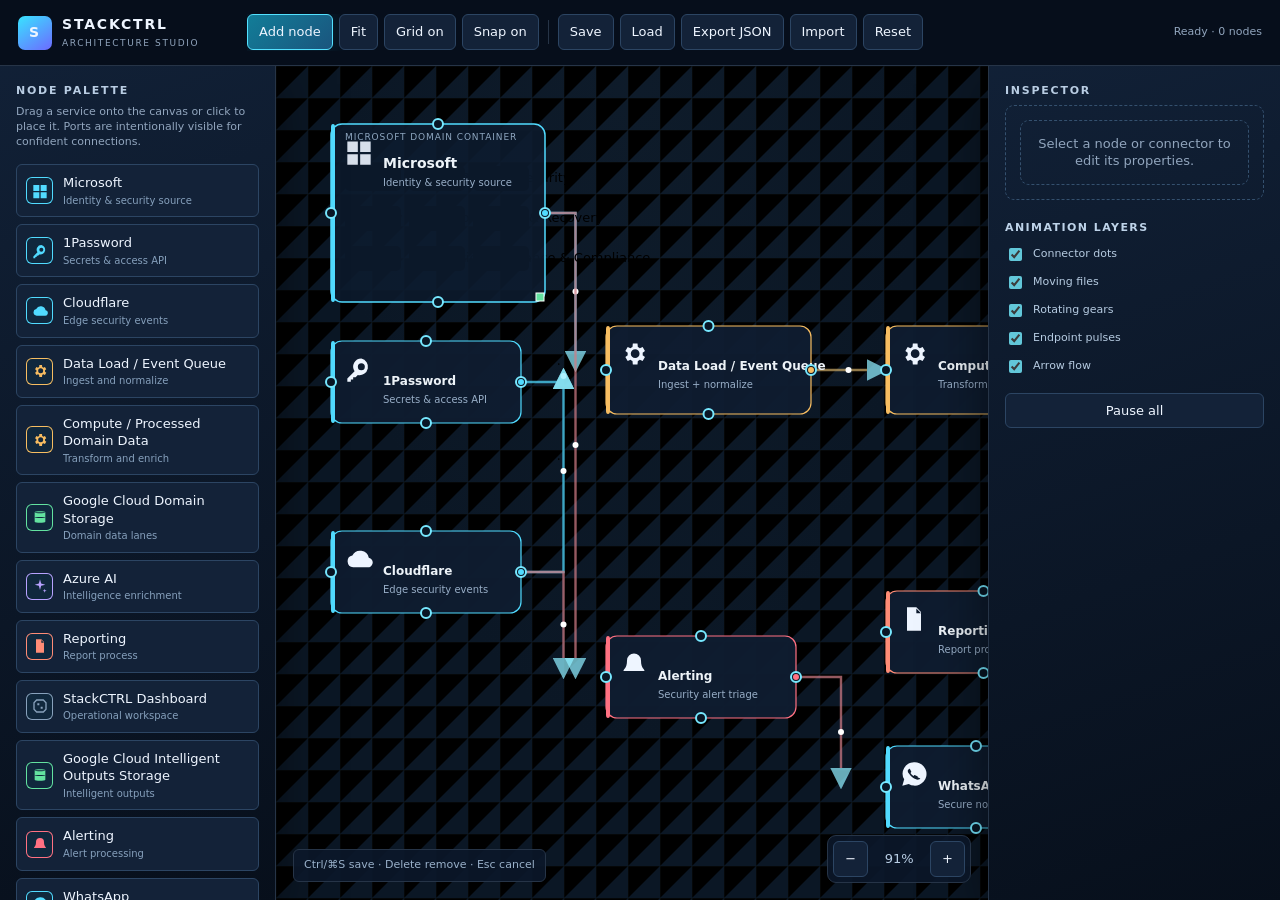
<file: architecture-editor/index.html>
<!doctype html>
<html lang="en">
<head>
<meta charset="utf-8"><meta name="viewport" content="width=device-width,initial-scale=1">
<title>StackCTRL · Architecture Studio</title>
<style>
:root{--ink:#eef5ff;--muted:#91a5bd;--line:#263447;--panel:#101a28;--bg:#08111d;--cyan:#62c7d9;--amber:#c9a866;--green:#70b79d;--violet:#9f9bd1;--coral:#c88978;--red:#cf7c86;--shadow:0 18px 50px #0008}
*{box-sizing:border-box}html,body{height:100%;margin:0;overflow:hidden;background:var(--bg);color:var(--ink);font:13px/1.35 "Segoe UI",Inter,system-ui,sans-serif}button,input,select{font:inherit;color:inherit}button{border:1px solid #2c4563;background:#132238;border-radius:6px;padding:8px 11px;cursor:pointer;transition:.18s ease}button:hover{border-color:var(--cyan);background:#193352;transform:translateY(-1px)}button.primary{background:linear-gradient(135deg,#127d98,#1a557e);border-color:#54e1ff;box-shadow:0 0 22px #2fd6ff22}.app{height:100%;display:grid;grid-template-rows:66px 1fr}.topbar{display:flex;align-items:center;gap:14px;padding:10px 18px;border-bottom:1px solid var(--line);background:rgba(7,15,28,.9);backdrop-filter:blur(20px);z-index:5}.brand{display:flex;align-items:center;gap:10px;min-width:215px;font-size:14px;font-weight:800;letter-spacing:.13em}.brand small{display:block;color:var(--muted);font-size:9px;letter-spacing:.18em;font-weight:500;margin-top:3px}.brandmark{width:34px;height:34px;border-radius:7px;display:grid;place-items:center;background:linear-gradient(145deg,#38e4ff,#6d6aff);box-shadow:none}.toolbar{display:flex;gap:6px;align-items:center;flex-wrap:wrap;min-width:0;overflow:auto;padding-bottom:1px}.toolbar button{white-space:nowrap}.toolbar .sep{height:24px;border-left:1px solid var(--line);margin:0 3px}.spacer{flex:1}.status{color:var(--muted);font-size:11px;white-space:nowrap}.layout{min-height:0;display:grid;grid-template-columns:276px minmax(420px,1fr) 292px}.panel{padding:18px 16px;overflow:auto;background:linear-gradient(160deg,rgba(18,34,57,.9),rgba(7,15,27,.92));border-right:1px solid var(--line);box-shadow:var(--shadow);z-index:2}.right{border-left:1px solid var(--line);border-right:0}.panel h2{margin:0 0 6px;font-size:11px;letter-spacing:.16em;text-transform:uppercase;color:#b9cde3}.panel h3{margin:21px 0 9px;font-size:11px;letter-spacing:.13em;text-transform:uppercase;color:#bed3e9}.hint{margin:5px 0 15px;color:var(--muted);font-size:11px}.palette{display:grid;gap:7px}.palette button{text-align:left;display:flex;gap:10px;align-items:center;width:100%;padding:9px}.palette button small{display:block;color:#86a0bc;font-size:10px;margin-top:2px}.swatch{width:27px;height:27px;display:grid;place-items:center;border-radius:6px;background:#10283d;box-shadow:inset 0 0 0 1px currentColor;color:var(--cyan);flex:none}.swatch svg{width:16px;height:16px}.legend{display:grid;gap:7px;color:var(--muted);font-size:11px}.legend span{display:flex;align-items:center;gap:8px}.dot{width:8px;height:8px;border-radius:50%;display:inline-block}.canvas{position:relative;min-width:0;background:#0b1725}.canvas:after{content:"";position:absolute;inset:0;pointer-events:none;background:radial-gradient(ellipse at 50% 0,#22374b22,transparent 58%)}svg{width:100%;height:100%;display:block;touch-action:none;position:relative;z-index:1}.grid{stroke:#47617d;stroke-opacity:.13;stroke-width:1}.node .card{fill:rgba(15,29,48,.96);stroke:#355371;stroke-width:1.2}.node.selected .card{stroke:#62e8ff;stroke-width:2;filter:url(#glow)}.node .title{font-weight:650;font-size:12px;fill:#edf3f8}.node .sub{font-size:10px;fill:#98aec7}.node .eyebrow{font-size:9px;fill:#8fa7c0;letter-spacing:.1em}.node .icon{pointer-events:none}.node .port{fill:#091625;stroke:#77e8ff;stroke-width:2;cursor:crosshair}.node .port:hover{fill:#77e8ff;stroke:#fff;stroke-width:3}.connector{fill:none;stroke:#51dbff;stroke-width:1.8;opacity:.72;pointer-events:stroke;cursor:pointer}.connector:hover,.connector.selected{stroke:#fff;stroke-width:2.6;opacity:1}.connector.storage{stroke:var(--green)}.connector.processing{stroke:var(--amber)}.connector.alert{stroke:var(--red)}.connector.ai{stroke:var(--violet)}.connector.report{stroke:var(--coral)}.connector.dashed{stroke-dasharray:8 6}.connector.flow{stroke-dasharray:2 11;animation:flow 1.8s linear infinite}.bend{fill:#0c1d31;stroke:#fff;stroke-width:1.5;cursor:move}.container .card{fill:rgba(13,28,47,.88);stroke:#5f7c9f}.container .tile{fill:#17304b;stroke:#3b6285}.container .tiletext{font-size:8.5px;fill:#cce3f8}.file{font-size:14px;opacity:.8;animation:files 3s ease-in-out infinite}.pulse{animation:pulse 1.8s ease-in-out infinite}.dotAnim{fill:#fff;animation:dotmove 1.6s linear infinite}.gear{animation:spin 6s linear infinite;transform-box:fill-box;transform-origin:center}.paused *{animation-play-state:paused!important}.no-dots .dotAnim,.no-files .file,.no-gears .gear,.no-pulses .pulse,.no-flow .connector.flow{display:none}@keyframes flow{to{stroke-dashoffset:-26}}@keyframes dotmove{50%{opacity:.15}}@keyframes pulse{50%{r:7;opacity:.35}}@keyframes spin{to{transform:rotate(360deg)}}@keyframes files{50%{transform:translate(8px,-5px)}}.field{display:grid;gap:5px;margin:9px 0}.field label{font-size:10px;color:var(--muted);letter-spacing:.1em;text-transform:uppercase}.field input,.field select{width:100%;padding:8px;border:1px solid #2a4260;border-radius:7px;background:#091523;outline:none}.field input:focus,.field select:focus{border-color:var(--cyan);box-shadow:0 0 0 2px #40dfff22}.row{display:flex;gap:8px}.row>*{flex:1}.actions{display:flex;gap:7px;flex-wrap:wrap}.danger{color:#ff9aa6!important;border-color:#663844!important}.empty{padding:14px;border:1px dashed #34506e;border-radius:9px;color:var(--muted);text-align:center}.check{display:flex;gap:8px;align-items:center;color:#b6cbe1;margin:9px 0;font-size:11px}.check input{accent-color:var(--cyan)}.zoom{position:absolute;right:17px;bottom:17px;display:flex;align-items:center;gap:7px;padding:5px;background:#0b182ae8;border:1px solid var(--line);border-radius:9px;z-index:3}.zoom span{min-width:48px;text-align:center;color:#b9cee4}.help{position:absolute;left:17px;bottom:18px;color:#99b0c9;font-size:11px;background:#0b182ae8;border:1px solid var(--line);padding:8px 10px;border-radius:6px;z-index:3}.mobile-toggle{display:none}.resize-handle{fill:#63e2a0;stroke:#fff;stroke-width:1;cursor:nwse-resize}.node.container .title{font-size:14px}.node.container .sub{font-size:10px}.node.container .card{stroke-width:1.5}.node.container .icon{opacity:.9}@media(max-width:1050px){.layout{grid-template-columns:235px minmax(360px,1fr)}.right{display:none}}@media(max-width:700px){.app{grid-template-rows:auto 1fr}.topbar{padding:8px;gap:7px;align-items:flex-start}.toolbar{flex:1;max-width:calc(100vw - 120px);flex-wrap:nowrap;overflow-x:auto}.toolbar button{padding:7px 9px}.layout{grid-template-columns:1fr}.panel{display:none}.panel.open{display:block;position:absolute;inset:0 auto 0 0;width:min(88vw,310px);z-index:8}.right.open{display:block;position:absolute;inset:0 0 0 auto;width:min(92vw,330px);z-index:8}.mobile-toggle{display:block}.brand{min-width:0}.brand small,.status{display:none}.toolbar button span{display:none}}
</style></head>
<body>
<div class="app"><header class="topbar"><div class="brand"><div class="brandmark" aria-hidden="true">S</div><div>STACKCTRL<small>ARCHITECTURE STUDIO</small></div></div><div class="toolbar"><button class="mobile-toggle" id="togglePalette" aria-label="Open palette">Menu</button><button class="mobile-toggle" id="toggleInspector" aria-label="Open inspector">Inspector</button><button class="primary" id="addBtn">Add node</button><button id="fitBtn">Fit</button><button id="gridBtn">Grid <span>on</span></button><button id="snapBtn">Snap <span>on</span></button><i class="sep"></i><button id="saveBtn">Save</button><button id="loadBtn">Load</button><button id="exportBtn">Export JSON</button><button id="importBtn">Import</button><button id="resetBtn">Reset</button></div><div class="spacer"></div><div class="status" id="status">Ready · 0 nodes</div></header>
<main class="layout"><aside class="panel" id="palette"><h2>Node palette</h2><p class="hint">Drag a service onto the canvas or click to place it. Ports are intentionally visible for confident connections.</p><div class="palette" id="paletteList"></div><h3>Visual key</h3><div class="legend"><span><i class="dot" style="background:var(--cyan)"></i>Sources &amp; APIs</span><span><i class="dot" style="background:var(--amber)"></i>Processing</span><span><i class="dot" style="background:var(--green)"></i>Storage &amp; outputs</span><span><i class="dot" style="background:var(--violet)"></i>AI enrichment</span><span><i class="dot" style="background:var(--red)"></i>Alerts &amp; security</span></div><h3>Shortcuts</h3><p class="hint">Drag a card to move. Drag a port to connect. Click a line to edit it; double-click a line to add a bend. Wheel zooms; drag empty canvas to pan.</p></aside>
<section class="canvas" id="canvas"><svg id="svg" xmlns="http://www.w3.org/2000/svg"><defs><filter id="glow"><feGaussianBlur stdDeviation="3" result="b"/><feMerge><feMergeNode in="b"/><feMergeNode in="SourceGraphic"/></feMerge></filter><marker id="arrow" markerWidth="9" markerHeight="9" refX="8" refY="4.5" orient="auto"><path d="M0 0L9 4.5 0 9z" fill="#8feeff"/></marker><pattern id="grid" width="32" height="32" patternUnits="userSpaceOnUse"><path d="M32 0H0V32" class="grid"/></pattern><symbol id="i-ms" viewBox="0 0 24 24"><path fill="currentColor" d="M2 3h9v9H2zm11 0h9v9h-9zM2 14h9v9H2zm11 0h9v9h-9z"/></symbol><symbol id="i-ctrl" viewBox="0 0 24 24"><path fill="none" stroke="currentColor" stroke-width="2" d="M7 3h10l4 4v10l-4 4H7l-4-4V7z"/><path fill="currentColor" d="M8 8h3v3h-3zm5 5h3v3h-3z"/></symbol><symbol id="i-key" viewBox="0 0 24 24"><path fill="currentColor" d="M14 3a7 7 0 0 0-5.8 10.9L2 20.1V23h3v-2h2v-2h2.1l1.9-1.9A7 7 0 1 0 14 3m0 4a3 3 0 1 1 0 6 3 3 0 0 1 0-6"/></symbol><symbol id="i-cloud" viewBox="0 0 24 24"><path fill="currentColor" d="M7 19a5 5 0 0 1-.7-9.9A7.5 7.5 0 0 1 20.4 11 4 4 0 0 1 19 19z"/></symbol><symbol id="i-gcp" viewBox="0 0 24 24"><path fill="currentColor" d="M12 2a10 10 0 1 0 9.5 13h-4.1a6 6 0 1 1-5.4-9z"/></symbol><symbol id="i-ai" viewBox="0 0 24 24"><path fill="currentColor" d="m12 2 1.7 6.3L20 10l-6.3 1.7L12 18l-1.7-6.3L4 10l6.3-1.7zm7 14 .7 2.3L22 19l-2.3.7L19 22l-.7-2.3L16 19l2.3-.7z"/></symbol><symbol id="i-gear" viewBox="0 0 24 24"><path fill="currentColor" d="m19.4 13 .1-1-.1-1 2-1.5-2-3.4-2.4 1a8 8 0 0 0-1.7-1L15 3h-4l-.3 3.1a8 8 0 0 0-1.7 1l-2.4-1-2 3.4 2 1.5a8 8 0 0 0 0 2l-2 1.5 2 3.4 2.4-1a8 8 0 0 0 1.7 1L11 21h4l.3-3.1a8 8 0 0 0 1.7-1l2.4 1 2-3.4zM13 15.5A3.5 3.5 0 1 1 13 8a3.5 3.5 0 0 1 0 7.5"/></symbol><symbol id="i-db" viewBox="0 0 24 24"><path fill="currentColor" d="M4 5c0-2 16-2 16 0v14c0 2-16 2-16 0zm0 0c0 2 16 2 16 0M4 12c0 2 16 2 16 0"/></symbol><symbol id="i-bell" viewBox="0 0 24 24"><path fill="currentColor" d="M18 9a6 6 0 0 0-12 0c0 7-3 7-3 9h18c0-2-3-2-3-9m-8 12h4"/></symbol><symbol id="i-file" viewBox="0 0 24 24"><path fill="currentColor" d="M6 2h8l4 4v16H6zm8 1v4h4M9 12h6m-6 4h6"/></symbol><symbol id="i-wa" viewBox="0 0 24 24"><path fill="currentColor" d="M12 2a9.7 9.7 0 0 0-8.4 14.6L2 22l5.5-1.5A10 10 0 1 0 12 2m5.4 13.8c-.2.5-1.2 1-1.7 1-1.4.2-3.1-.7-4.6-1.6a15 15 0 0 1-3.8-4c-.5-.8-1-2.1-.3-2.8l.8-.7c.2-.2.5-.2.7.1l1.1 2c.2.3.1.6-.1.8l-.5.5c.6 1.1 1.5 2 2.6 2.6l.6-.6c.2-.2.5-.2.8-.1l1.9 1c.3.2.4.5.2.8z"/></symbol></defs><rect id="gridBg" width="100%" height="100%" fill="url(#grid)"/><g id="world"></g></svg><div class="help">Ctrl/⌘S save · Delete remove · Esc cancel</div><div class="zoom"><button id="zoomOut">−</button><span id="zoomVal">100%</span><button id="zoomIn">+</button></div></section>
<aside class="panel right" id="inspectorPanel"><h2>Inspector</h2><div id="inspector" class="empty">Select a node or connector to edit its properties.</div><h3>Animation layers</h3><label class="check"><input type="checkbox" data-anim="dots" checked> Connector dots</label><label class="check"><input type="checkbox" data-anim="files" checked> Moving files</label><label class="check"><input type="checkbox" data-anim="gears" checked> Rotating gears</label><label class="check"><input type="checkbox" data-anim="pulses" checked> Endpoint pulses</label><label class="check"><input type="checkbox" data-anim="flow" checked> Arrow flow</label><button id="pauseBtn" style="width:100%;margin-top:8px">Pause all</button></aside></main></div>
<input id="fileInput" type="file" accept="image/*" hidden><input id="jsonInput" type="file" accept=".json,application/json" hidden>
<script>
const svg=document.getElementById("svg"),world=document.getElementById("world"),canvas=document.getElementById("canvas"),inspector=document.getElementById("inspector"),colors={source:"#51dbff",processing:"#f7bd61",storage:"#63e2a0",ai:"#b8a2ff",report:"#ff8c76",alert:"#ff7182",neutral:"#88a1bc"};
const palette=[["Microsoft","Identity & security source","source","i-ms"],["1Password","Secrets & access API","source","i-key"],["Cloudflare","Edge security events","source","i-cloud"],["Data Load / Event Queue","Ingest and normalize","processing","i-gear"],["Compute / Processed Domain Data","Transform and enrich","processing","i-gear"],["Google Cloud Domain Storage","Domain data lanes","storage","i-db"],["Azure AI","Intelligence enrichment","ai","i-ai"],["Reporting","Report process","report","i-file"],["StackCTRL Dashboard","Operational workspace","neutral","i-ctrl"],["Google Cloud Intelligent Outputs Storage","Intelligent outputs","storage","i-db"],["Alerting","Alert processing","alert","i-bell"],["WhatsApp","Secure notifications","source","i-wa"],["Container","Group services and systems","container","i-ctrl"]];
let nodes=[],links=[],selected=null,drag=null,connect=null,pan=null,view={x:0,y:0,w:1400,h:850},gridOn=true,snapOn=true;const uid=()=>Math.random().toString(36).slice(2,9);
function make(title,sub,type,x,y,w=180,h=82,extra={}){return{id:uid(),title,sub,type,x,y,w,h,icon:extra.icon||"i-cloud",parent:extra.parent||null,container:!!extra.container,color:extra.color||"",image:extra.image||""}}
function starter(){nodes=[];links=[];const add=(...a)=>nodes.push(make(...a));add("Microsoft","Identity & security source","source",55,58,214,178,{icon:"i-ms",container:true});const ms=nodes.at(-1);["Identity Protection","Device Protection","Email Security","Security Alerts","Operations","Backup & Recovery","Risks","Applications","Governance & Compliance"].forEach((t,i)=>nodes.push(make(t,"domain tile","source",ms.x+14+(i%3)*64,ms.y+42+Math.floor(i/3)*40,56,25,{parent:ms.id})));add("1Password","Secrets & access API","source",55,275,190,82,{icon:"i-key"});add("Cloudflare","Edge security events","source",55,465,190,82,{icon:"i-cloud"});add("Data Load / Event Queue","Ingest + normalize","processing",330,260,205,88,{icon:"i-gear"});add("Compute / Processed Domain Data","Transform + enrich","processing",610,260,225,88,{icon:"i-gear"});add("Google Cloud Domain Storage","Identity · devices · apps","storage",900,55,215,82,{icon:"i-db"});add("Google Cloud Domain Storage","Operations · backup · risk","storage",900,180,215,82,{icon:"i-db"});add("Google Cloud Domain Storage","Governance · compliance","storage",900,305,215,82,{icon:"i-db"});add("StackCTRL Dashboard","Operational workspace","neutral",1180,180,190,88,{icon:"i-ctrl"});add("Reporting","Report process + direct APIs","report",610,525,195,82,{icon:"i-file"});add("Azure AI","Intelligence enrichment","ai",900,500,180,82,{icon:"i-ai"});add("Google Cloud Intelligent Outputs Storage","Summaries + insights","storage",1135,500,220,82,{icon:"i-db"});add("StackCTRL Reporting Summary","Published view","report",1135,665,210,78,{icon:"i-file"});add("Alerting","Security alert triage","alert",330,570,190,82,{icon:"i-bell"});add("WhatsApp","Secure notifications","source",610,680,180,82,{icon:"i-wa"});const by=t=>nodes.find(n=>n.title===t);const link=(a,b,kind="source")=>links.push({id:uid(),from:by(a).id,to:by(b).id,kind,style:"solid",route:"orthogonal",arrow:"end",width:2.4,bends:[],fromSide:"out",toSide:"in"});link("Microsoft","Data Load / Event Queue");link("1Password","Data Load / Event Queue");link("Cloudflare","Data Load / Event Queue");link("Data Load / Event Queue","Compute / Processed Domain Data","processing");for(let i=0;i<3;i++)link("Compute / Processed Domain Data","Google Cloud Domain Storage","storage");for(let i=0;i<3;i++)link("Google Cloud Domain Storage","StackCTRL Dashboard","storage");link("Compute / Processed Domain Data","Reporting","report");link("Cloudflare","Alerting","alert");link("Microsoft","Alerting","alert");link("Alerting","WhatsApp","alert");link("Reporting","Azure AI","report");link("Azure AI","Google Cloud Intelligent Outputs Storage","ai");link("Google Cloud Intelligent Outputs Storage","StackCTRL Reporting Summary","storage")}
function paletteRender(){paletteList.innerHTML=palette.map((p,i)=>`<button draggable="true" data-i="${i}"><i class="swatch" style="color:${colors[p[2]]}"><svg><use href="#${p[3]}"/></svg></i><span>${p[0]}<small>${p[1]}</small></span></button>`).join("");document.querySelectorAll("#paletteList button").forEach(b=>{b.onclick=()=>addPalette(+b.dataset.i);b.ondragstart=e=>e.dataTransfer.setData("palette",b.dataset.i)})}
function point(e){const r=svg.getBoundingClientRect();return{x:view.x+(e.clientX-r.left)/r.width*view.w,y:view.y+(e.clientY-r.top)/r.height*view.h}}function portPos(n,side){if(side==="top")return{x:n.x+n.w/2,y:n.y};if(side==="bottom")return{x:n.x+n.w/2,y:n.y+n.h};return side==="in"?{x:n.x,y:n.y+n.h/2}:{x:n.x+n.w,y:n.y+n.h/2}}function pathFor(l){const a=nodes.find(n=>n.id===l.from),b=nodes.find(n=>n.id===l.to);if(!a||!b)return{d:""};const p=portPos(a,l.fromSide||"out"),q=portPos(b,l.toSide||"in");if(l.route==="straight")return{d:`M${p.x},${p.y}L${q.x},${q.y}`};if(l.route==="curved"){const c=l.bends[0]||{x:(p.x+q.x)/2,y:p.y},d=l.bends[1]||{x:(p.x+q.x)/2,y:q.y};return{d:`M${p.x},${p.y}C${c.x},${c.y} ${d.x},${d.y} ${q.x},${q.y}`}}const pts=[p,...l.bends,q];let d=`M${p.x},${p.y}`;for(let i=1;i<pts.length;i++){const a=pts[i-1],b=pts[i];if(a.x!==b.x&&a.y!==b.y){const mx=(a.x+b.x)/2;d+=`L${mx},${a.y}L${mx},${b.y}`}else d+=`L${b.x},${b.y}`}return{d}}
function iconUse(n,x,y){const u=document.createElementNS("http://www.w3.org/2000/svg","use");u.setAttribute("href","#"+n.icon);u.setAttribute("x",x);u.setAttribute("y",y);u.setAttribute("width",28);u.setAttribute("height",28);u.setAttribute("class","icon");u.style.fill=colors[n.type]||colors.neutral;return u}
function render(){world.innerHTML="";const lg=document.createElementNS("http://www.w3.org/2000/svg","g");links.forEach(l=>{const el=document.createElementNS("http://www.w3.org/2000/svg","path"),p=pathFor(l);el.setAttribute("d",p.d);el.dataset.id=l.id;el.setAttribute("class",`connector ${l.kind} ${l.style==="dashed"?"dashed":""} ${l.style==="flow"?"flow":""} ${selected===l.id?"selected":""}`);el.style.strokeWidth=l.width;el.setAttribute("marker-end",l.arrow==="end"?"url(#arrow)":"");el.onclick=e=>{e.stopPropagation();selected=l.id;render();inspect()};el.ondblclick=e=>{e.stopPropagation();const a=nodes.find(n=>n.id===l.from),b=nodes.find(n=>n.id===l.to);l.bends.push(point(e));selected=l.id;render();inspect()};lg.append(el);const a=nodes.find(n=>n.id===l.from),b=nodes.find(n=>n.id===l.to);if(a&&b){const dot=document.createElementNS("http://www.w3.org/2000/svg","circle");dot.setAttribute("cx",(a.x+a.w+b.x)/2);dot.setAttribute("cy",(a.y+a.h/2+b.y+b.h/2)/2);dot.setAttribute("r",3);dot.setAttribute("class","dotAnim");lg.append(dot);const file=document.createElementNS("http://www.w3.org/2000/svg","text");file.textContent="·";file.setAttribute("x",(a.x+a.w+b.x)/2-7);file.setAttribute("y",(a.y+a.h/2+b.y+b.h/2)/2-7);file.setAttribute("class","file");lg.append(file)}if(selected===l.id&&l.route!=="straight"){(l.bends.length?l.bends:[{x:(a.x+a.w+b.x)/2,y:(a.y+b.y+b.h/2)/2}]).forEach((bp,i)=>{const h=document.createElementNS("http://www.w3.org/2000/svg","circle");h.setAttribute("cx",bp.x);h.setAttribute("cy",bp.y);h.setAttribute("r",6);h.setAttribute("class","bend");h.onpointerdown=e=>{e.stopPropagation();drag={bend:l,index:i};svg.setPointerCapture(e.pointerId)};lg.append(h)})}});world.append(lg);nodes.filter(n=>n.parent).forEach(drawNode);nodes.filter(n=>!n.parent).forEach(drawNode);status.textContent=`${selected?"Editing":"Ready"} · ${nodes.length} nodes · ${links.length} links`;zoomVal.textContent=Math.round(1400/view.w*100)+"%"}
function drawNode(n){const g=document.createElementNS("http://www.w3.org/2000/svg","g");g.dataset.id=n.id;g.setAttribute("class",`node ${n.container?"container ":""}${n.icon==="i-gear"?"gear ":""}${selected===n.id?"selected":""}`);g.setAttribute("aria-label",`${n.title}: ${n.sub}`);if(n.parent){const r=document.createElementNS("http://www.w3.org/2000/svg","rect");r.setAttribute("class","tile");["x","y","width","height"].forEach(k=>r.setAttribute(k,{x:n.x,y:n.y,width:n.w,height:n.h}[k]));r.setAttribute("rx",5);const t=document.createElementNS("http://www.w3.org/2000/svg","text");t.textContent=n.title;t.setAttribute("x",n.x+4);t.setAttribute("y",n.y+16);t.setAttribute("class","tiletext");g.append(r,t);g.onpointerdown=e=>{e.stopPropagation();selected=n.id;inspect();render()};world.append(g);return}const r=document.createElementNS("http://www.w3.org/2000/svg","rect");r.setAttribute("class","card");r.setAttribute("x",n.x);r.setAttribute("y",n.y);r.setAttribute("width",n.w);r.setAttribute("height",n.h);r.setAttribute("rx",11);r.style.stroke=n.color||colors[n.type]||colors.neutral;g.append(r);const accent=document.createElementNS("http://www.w3.org/2000/svg","rect");accent.setAttribute("x",n.x);accent.setAttribute("y",n.y);accent.setAttribute("width",4);accent.setAttribute("height",n.h);accent.setAttribute("rx",3);accent.style.fill=n.color||colors[n.type];g.append(accent);g.append(iconUse(n,n.x+14,n.y+14));if(n.image){const im=document.createElementNS("http://www.w3.org/2000/svg","image");im.setAttribute("x",n.x+14);im.setAttribute("y",n.y+14);im.setAttribute("width",28);im.setAttribute("height",28);im.setAttribute("preserveAspectRatio","xMidYMid slice");im.setAttribute("href",n.image);im.onerror=()=>im.remove();g.append(im)}const t=document.createElementNS("http://www.w3.org/2000/svg","text");t.textContent=n.title;t.setAttribute("x",n.x+52);t.setAttribute("y",n.y+44);t.setAttribute("class","title");g.append(t);const s=document.createElementNS("http://www.w3.org/2000/svg","text");s.textContent=n.sub;s.setAttribute("x",n.x+52);s.setAttribute("y",n.y+62);s.setAttribute("class","sub");g.append(s);if(n.container){const e=document.createElementNS("http://www.w3.org/2000/svg","text");e.textContent="MICROSOFT DOMAIN CONTAINER";e.setAttribute("x",n.x+14);e.setAttribute("y",n.y+16);e.setAttribute("class","eyebrow");g.append(e)}["in","out","top","bottom"].forEach(side=>{const p=portPos(n,side),c=document.createElementNS("http://www.w3.org/2000/svg","circle");c.setAttribute("cx",p.x);c.setAttribute("cy",p.y);c.setAttribute("r",5);c.setAttribute("class","port");c.dataset.side=side;c.onpointerdown=e=>{e.stopPropagation();connect={from:n.id,fromSide:e.target.dataset.side};svg.setPointerCapture(e.pointerId)};g.append(c)});const pulse=document.createElementNS("http://www.w3.org/2000/svg","circle");pulse.setAttribute("cx",n.x+n.w);pulse.setAttribute("cy",n.y+n.h/2);pulse.setAttribute("r",3);pulse.setAttribute("class","pulse");pulse.style.fill=colors[n.type];g.append(pulse);const rh=document.createElementNS("http://www.w3.org/2000/svg","rect");rh.setAttribute("class","resize-handle");rh.setAttribute("x",n.x+n.w-9);rh.setAttribute("y",n.y+n.h-9);rh.setAttribute("width",8);rh.setAttribute("height",8);rh.onpointerdown=e=>{e.stopPropagation();selected=n.id;drag={resize:n,start:{x:point(e).x,y:point(e).y,w:n.w,h:n.h}};svg.setPointerCapture(e.pointerId)};if(n.container)g.append(rh);g.onpointerdown=e=>{if(e.target.classList.contains("port")||e.target.classList.contains("resize-handle"))return;e.stopPropagation();selected=n.id;drag={node:n,offset:{x:point(e).x-n.x,y:point(e).y-n.y}};svg.setPointerCapture(e.pointerId);render();inspect()};world.append(g)}
function esc(s){return String(s||"").replace(/[&<>"']/g,c=>({"&":"&amp;","<":"&lt;",">":"&gt;",'"':"&quot;","'":"&#39;"}[c]))}function inspect(){const n=nodes.find(x=>x.id===selected),l=links.find(x=>x.id===selected);if(!n&&!l){inspector.innerHTML='<div class="empty">Select a node or connector to edit its properties.</div>';return}if(n){inspector.innerHTML=`<div class="field"><label>Title</label><input id="iTitle" value="${esc(n.title)}"></div><div class="field"><label>Subtitle</label><input id="iSub" value="${esc(n.sub)}"></div><div class="row"><div class="field"><label>Width</label><input id="iW" type="number" value="${n.w}"></div><div class="field"><label>Height</label><input id="iH" type="number" value="${n.h}"></div></div><div class="field"><label>Icon symbol</label><select id="iIcon">${palette.map(p=>`<option value="${p[3]}">${p[0]}</option>`).join("")}</select></div><div class="field"><label>Image URL or data URL</label><input id="iImage" type="url" placeholder="https://… or uploaded image" value="${esc(n.image)}"></div><div class="field"><label>Card colour</label><input id="iColor" type="color" value="${n.color||colors[n.type]||colors.neutral}"></div><div class="actions"><button id="dup">Duplicate</button><button id="upload">Upload image</button><button id="del" class="danger">Delete</button></div>`;iIcon.value=n.icon;["Title","Sub","W","H","Icon","Color","Image"].forEach(k=>document.getElementById("i"+k).oninput=e=>{const key={Title:"title",Sub:"sub",W:"w",H:"h",Icon:"icon",Color:"color",Image:"image"}[k];n[key]=["w","h"].includes(key)?+e.target.value:e.target.value;render()});del.onclick=removeSelected;dup.onclick=()=>{const c={...n,id:uid(),x:n.x+26,y:n.y+26};nodes.push(c);selected=c.id;render();inspect()};upload.onclick=()=>{fileInput.onchange=e=>{const f=e.target.files[0];if(f){const r=new FileReader;r.onload=()=>{n.image=r.result;render();inspect()};r.readAsDataURL(f)}};fileInput.click()}}else{inspector.innerHTML=`<div class="field"><label>Routing</label><select id="lRoute"><option>orthogonal</option><option>straight</option><option>curved</option></select></div><div class="field"><label>Line style</label><select id="lStyle"><option>solid</option><option>dashed</option><option>flow</option></select></div><div class="row"><div class="field"><label>Width</label><input id="lWidth" type="number" min="1" max="10" step=".5" value="${l.width}"></div><div class="field"><label>Arrow</label><select id="lArrow"><option value="end">End</option><option value="none">None</option></select></div></div><div class="actions"><button id="del" class="danger">Delete connector</button></div>`;lRoute.value=l.route;lStyle.value=l.style;lArrow.value=l.arrow;lRoute.onchange=e=>{l.route=e.target.value;render()};lStyle.onchange=e=>{l.style=e.target.value;render()};lWidth.oninput=e=>{l.width=+e.target.value;render()};lArrow.onchange=e=>{l.arrow=e.target.value;render()};del.onclick=removeSelected}}
function removeSelected(){nodes=nodes.filter(n=>n.id!==selected);links=links.filter(l=>l.id!==selected&&nodes.some(n=>n.id===l.from)&&nodes.some(n=>n.id===l.to));selected=null;render();inspect()}function addPalette(i){const p=palette[i],isContainer=p[2]==="container",n=make(p[0],p[1],isContainer?"neutral":p[2],view.x+view.w/2-90,view.y+view.h/2-40,isContainer?260:180,isContainer?150:80,{icon:p[3],container:isContainer});nodes.push(n);selected=n.id;render();inspect()}
svg.onpointermove=e=>{const p=point(e);if(drag?.resize){drag.resize.w=Math.max(140,drag.resize.start.w+p.x-drag.resize.start.x);drag.resize.h=Math.max(90,drag.resize.start.h+p.y-drag.resize.start.y);render()}else if(drag?.node){let x=p.x-drag.offset.x,y=p.y-drag.offset.y;if(snapOn){x=Math.round(x/16)*16;y=Math.round(y/16)*16}drag.node.x=x;drag.node.y=y;render()}else if(drag?.bend){drag.bend.bends[drag.index]={x:p.x,y:p.y};render()}else if(pan){view.x=pan.x-(p.x-pan.start.x);view.y=pan.y-(p.y-pan.start.y);render()}};svg.onpointerup=e=>{if(connect){const p=point(e),hit=nodes.find(n=>!n.parent&&n.id!==connect.from&&p.x>=n.x&&p.x<=n.x+n.w&&p.y>=n.y&&p.y<=n.y+n.h);if(hit){links.push({id:uid(),from:connect.from,to:hit.id,fromSide:connect.fromSide,toSide:"in",kind:"source",style:"solid",route:"orthogonal",arrow:"end",width:2.4,bends:[],fromSide:"out",toSide:"in"});selected=links.at(-1).id}connect=null;render();inspect()}drag=null;pan=null};svg.onpointerdown=e=>{if(e.target===svg||e.target.id==="gridBg"){pan={x:view.x,y:view.y,start:point(e)};selected=null;render();inspect()}};svg.onclick=()=>{if(!pan){selected=null;render();inspect()}};svg.onwheel=e=>{e.preventDefault();const p=point(e),f=e.deltaY<0?.88:1.12;view.w*=f;view.h*=f;view.x=p.x-(p.x-view.x)/f;view.y=p.y-(p.y-view.y)/f;render()};svg.ondragover=e=>e.preventDefault();svg.ondrop=e=>{const i=e.dataTransfer.getData("palette");if(i!==""){const p=palette[+i],q=point(e),isContainer=p[2]==="container",n=make(p[0],p[1],isContainer?"neutral":p[2],q.x-(isContainer?130:90),q.y-(isContainer?75:40),isContainer?260:180,isContainer?150:80,{icon:p[3],container:isContainer});nodes.push(n);selected=n.id;render();inspect()}};function fit(){if(!nodes.length)return;const xs=nodes.filter(n=>!n.parent),minX=Math.min(...xs.map(n=>n.x))-110,maxX=Math.max(...xs.map(n=>n.x+n.w))+110,minY=Math.min(...xs.map(n=>n.y))-90,maxY=Math.max(...xs.map(n=>n.y+n.h))+90;view.x=minX;view.y=minY;view.w=maxX-minX;view.h=maxY-minY;render()}addBtn.onclick=()=>addPalette(3);fitBtn.onclick=fit;gridBtn.onclick=()=>{gridOn=!gridOn;gridBg.style.display=gridOn?"":"none";gridBtn.querySelector("span").textContent=gridOn?"on":"off"};snapBtn.onclick=()=>{snapOn=!snapOn;snapBtn.querySelector("span").textContent=snapOn?"on":"off"};zoomIn.onclick=()=>{view.w*=.8;view.h*=.8;render()};zoomOut.onclick=()=>{view.w*=1.2;view.h*=1.2;render()};saveBtn.onclick=()=>{localStorage.setItem("stackctrl-architecture",JSON.stringify({nodes,links}));status.textContent="Saved locally · "+nodes.length+" nodes"};loadBtn.onclick=()=>{const x=localStorage.getItem("stackctrl-architecture");if(x){({nodes,links}=JSON.parse(x));selected=null;render();inspect()}};exportBtn.onclick=()=>{const a=document.createElement("a");a.href=URL.createObjectURL(new Blob([JSON.stringify({version:2,nodes,links},null,2)],{type:"application/json"}));a.download="stackctrl-architecture.json";a.click()};importBtn.onclick=()=>jsonInput.click();jsonInput.onchange=e=>{const r=new FileReader;r.onload=()=>{try{({nodes,links}=JSON.parse(r.result));selected=null;render();inspect()}catch{alert("Invalid architecture JSON")}};r.readAsText(e.target.files[0])};resetBtn.onclick=()=>{if(confirm("Reset to the starter architecture?")){starter();fit();inspect()}};togglePalette.onclick=()=>palette.classList.toggle("open");toggleInspector.onclick=()=>inspectorPanel.classList.toggle("open");pauseBtn.onclick=e=>{document.body.classList.toggle("paused");e.target.textContent=document.body.classList.contains("paused")?"Play all":"Pause all"};document.querySelectorAll("[data-anim]").forEach(x=>x.onchange=()=>document.body.classList.toggle("no-"+x.dataset.anim,!x.checked));document.addEventListener("keydown",e=>{if((e.ctrlKey||e.metaKey)&&e.key.toLowerCase()==="s"){e.preventDefault();saveBtn.click()}if((e.key==="Delete"||e.key==="Backspace")&&!["INPUT","SELECT"].includes(document.activeElement.tagName))removeSelected();if(e.key==="Escape")connect=null});starter();paletteRender();fit();inspect();
</script></body></html>
</file>
